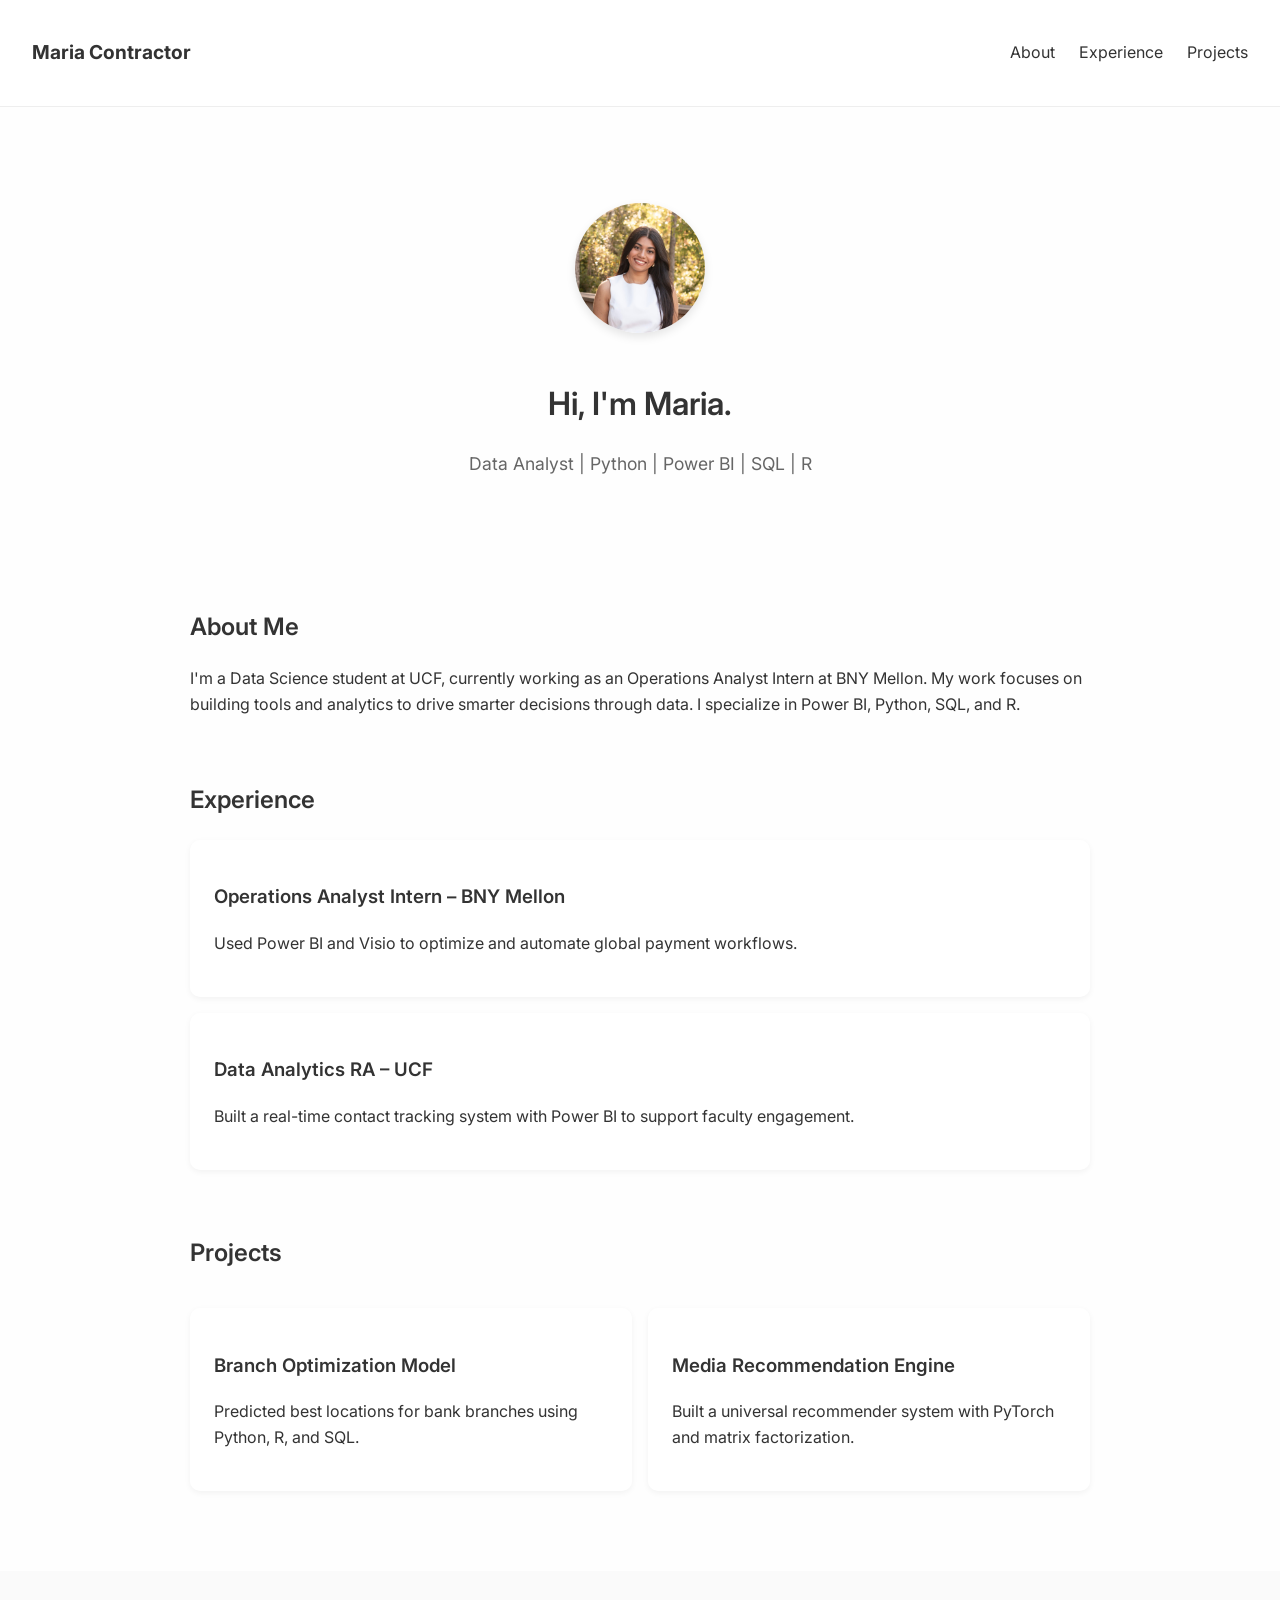
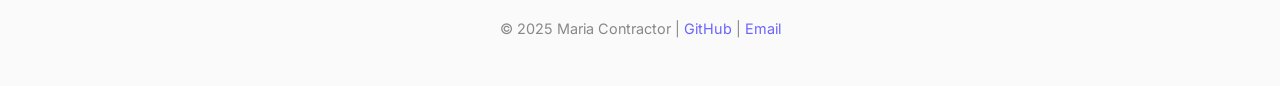
<file: portfolio/index.html>
<!DOCTYPE html>
<html lang="en">
<head>
  <meta charset="UTF-8" />
  <meta name="viewport" content="width=device-width, initial-scale=1.0" />
  <title>Maria Contractor | Data Analyst</title>
  <link rel="stylesheet" href="style.css" />
  <link href="https://fonts.googleapis.com/css2?family=Inter:wght@400;600;700&display=swap" rel="stylesheet">
</head>
<body>
  <header id="home">
    <nav>
      <div class="nav-left">Maria Contractor</div>
      <ul class="nav-right">
        <li><a href="#about">About</a></li>
        <li><a href="#experience">Experience</a></li>
        <li><a href="#projects">Projects</a></li>
      </ul>
    </nav>
    <div class="hero fade-in">
      <img src="assets/profile.jpg" alt="Maria Contractor" class="profile-pic">
      <h1>Hi, I'm Maria.</h1>
      <p class="tagline">Data Analyst | Python | Power BI | SQL | R</p>
    </div>
  </header>

  <section id="about" class="fade-in">
    <h2>About Me</h2>
    <p>
      I'm a Data Science student at UCF, currently working as an Operations Analyst Intern at BNY Mellon.
      My work focuses on building tools and analytics to drive smarter decisions through data. I specialize in Power BI, Python, SQL, and R.
    </p>
  </section>

  <section id="experience" class="fade-in">
    <h2>Experience</h2>
    <div class="exp-card">
      <h3>Operations Analyst Intern – BNY Mellon</h3>
      <p>Used Power BI and Visio to optimize and automate global payment workflows.</p>
    </div>
    <div class="exp-card">
      <h3>Data Analytics RA – UCF</h3>
      <p>Built a real-time contact tracking system with Power BI to support faculty engagement.</p>
    </div>
  </section>

  <section id="projects" class="fade-in">
    <h2>Projects</h2>
    <div class="project-grid">
      <div class="project-card">
        <h3>Branch Optimization Model</h3>
        <p>Predicted best locations for bank branches using Python, R, and SQL.</p>
      </div>
      <div class="project-card">
        <h3>Media Recommendation Engine</h3>
        <p>Built a universal recommender system with PyTorch and matrix factorization.</p>
      </div>
    </div>
  </section>

  <footer>
    <p>© 2025 Maria Contractor | <a href="https://github.com/mcont55" target="_blank">GitHub</a> | <a href="mailto:macont55@gmail.com">Email</a></p>
  </footer>

  <script src="script.js"></script>
</body>
</html>
</file>
<file: portfolio/style.css>
/* General */
body {
  font-family: 'Inter', sans-serif;
  background-color: #fefefe;
  color: #333;
  margin: 0;
  padding: 0;
  line-height: 1.6;
  scroll-behavior: smooth;
}

h1, h2, h3 {
  font-weight: 600;
}

section {
  max-width: 900px;
  margin: 4rem auto;
  padding: 0 1rem;
}

/* Navigation */
nav {
  display: flex;
  justify-content: space-between;
  align-items: center;
  padding: 1.5rem 2rem;
  background: #ffffffcc;
  backdrop-filter: blur(10px);
  position: sticky;
  top: 0;
  z-index: 1000;
  border-bottom: 1px solid #eee;
}

.nav-left {
  font-weight: 700;
  font-size: 1.2rem;
}

.nav-right {
  list-style: none;
  display: flex;
  gap: 1.5rem;
}

.nav-right a {
  text-decoration: none;
  color: #333;
  transition: color 0.2s;
}

.nav-right a:hover {
  color: #6c63ff;
}

/* Hero */
.hero {
  text-align: center;
  padding: 6rem 1rem 3rem;
}

.profile-pic {
  width: 130px;
  height: 130px;
  border-radius: 50%;
  object-fit: cover;
  box-shadow: 0 4px 10px rgba(0,0,0,0.1);
  margin-bottom: 1rem;
}

.tagline {
  font-size: 1.1rem;
  color: #666;
}

/* Cards */
.exp-card, .project-card {
  background: #fff;
  padding: 1.5rem;
  margin: 1rem 0;
  border-radius: 10px;
  box-shadow: 0 2px 6px rgba(0,0,0,0.05);
  transition: transform 0.2s ease, box-shadow 0.2s ease;
}

.exp-card:hover, .project-card:hover {
  transform: translateY(-4px);
  box-shadow: 0 8px 20px rgba(0,0,0,0.08);
}

.project-grid {
  display: grid;
  grid-template-columns: repeat(auto-fit, minmax(250px, 1fr));
  gap: 1rem;
}

/* Footer */
footer {
  text-align: center;
  padding: 2rem;
  background: #fafafa;
  font-size: 0.9rem;
  color: #888;
}

footer a {
  color: #6c63ff;
  text-decoration: none;
}

/* Animations */
.fade-in {
  opacity: 0;
  transform: translateY(20px);
  animation: fadeIn 1s ease-out forwards;
}

@keyframes fadeIn {
  to {
    opacity: 1;
    transform: translateY(0);
  }
}

@media (max-width: 600px) {
  .nav-right {
    display: none;
  }

  .hero {
    padding: 4rem 1rem 2rem;
  }

  section {
    margin: 2.5rem auto;
  }
}
</file>
